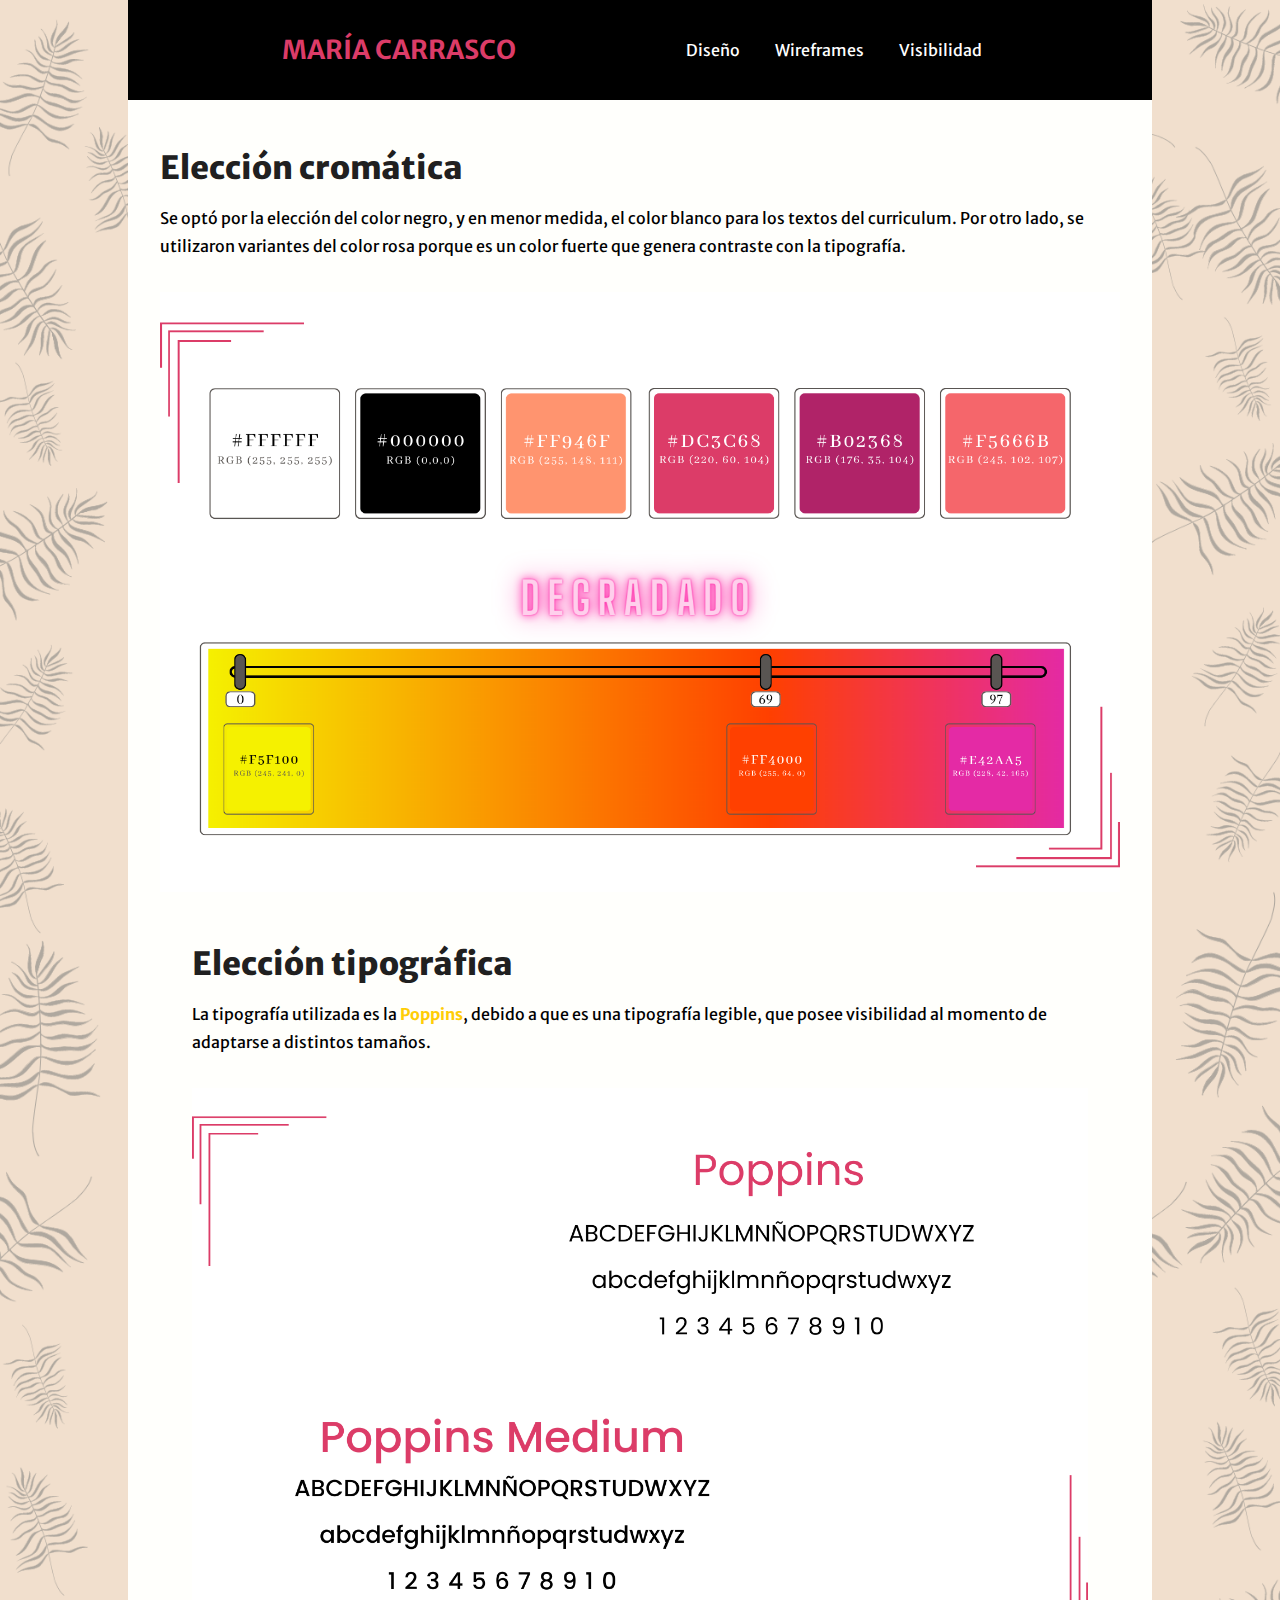
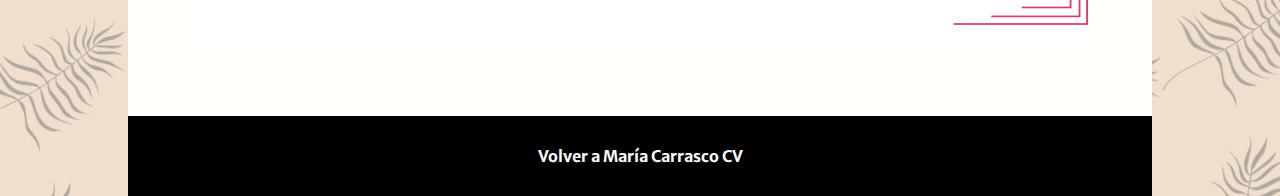
<file: microcv.html>
<!DOCTYPE html>
<html lang="en">

<head>
    <meta charset="UTF-8">
    <meta http-equiv="X-UA-Compatible" content="IE=edge">
    <meta name="viewport" content="width=device-width, initial-scale=1.0">
    <link rel="stylesheet" href="estilosmicrocv.css">
    <title>Micrositio CV María Carrasco</title>
</head>

<body>

    <div class="container">
        <header>
            <nav>
                <div class="logo">
                    <a href="index.html"><h2>MARÍA CARRASCO </h2></a>
                </div>
                <ul>
                    <li><a href="microcv.html">Diseño</a></li>
                    <li><a href="wirecv.html">Wireframes</a></li>
                    <li><a href="visicv.html">Visibilidad</a></li>
                </ul>
                <a href="#" class="mobile">&#9776;</a>
            </nav>
        </header>
        <main>
            <div class="blog-post">
                <div class="meta">
                    <h1> Elección cromática</h1>
                </div>
                <div class="colores">
                    <P>Se optó por la elección del color negro, y en menor medida, el color blanco para los textos del curriculum. Por otro lado, se utilizaron variantes del color rosa porque es un color fuerte que genera contraste con la tipografía.</P>
                </div>
                <div class="post">
                    <img src="img/colorcv.png" alt="">
                </div>
            <div class="blog-post">
                <div class="meta">
                    <h1> Elección tipográfica</h1>
                </div>
                <div class="tipo1">
                    <P>La tipografía utilizada es la <strong><span>Poppins</span></strong>, debido a que es una tipografía legible, que posee visibilidad al momento de adaptarse a distintos tamaños.</P>
                </div>
                <div class="post">
                    <img src="img/tipocv.png" alt="">
                </div>
        </main>
        <footer>
            <a href="index.html"><h4>Volver a María Carrasco CV</h4></a> 
        </footer>

    </div>
<script src="app.js"></script>
</body>

</html>
</file>
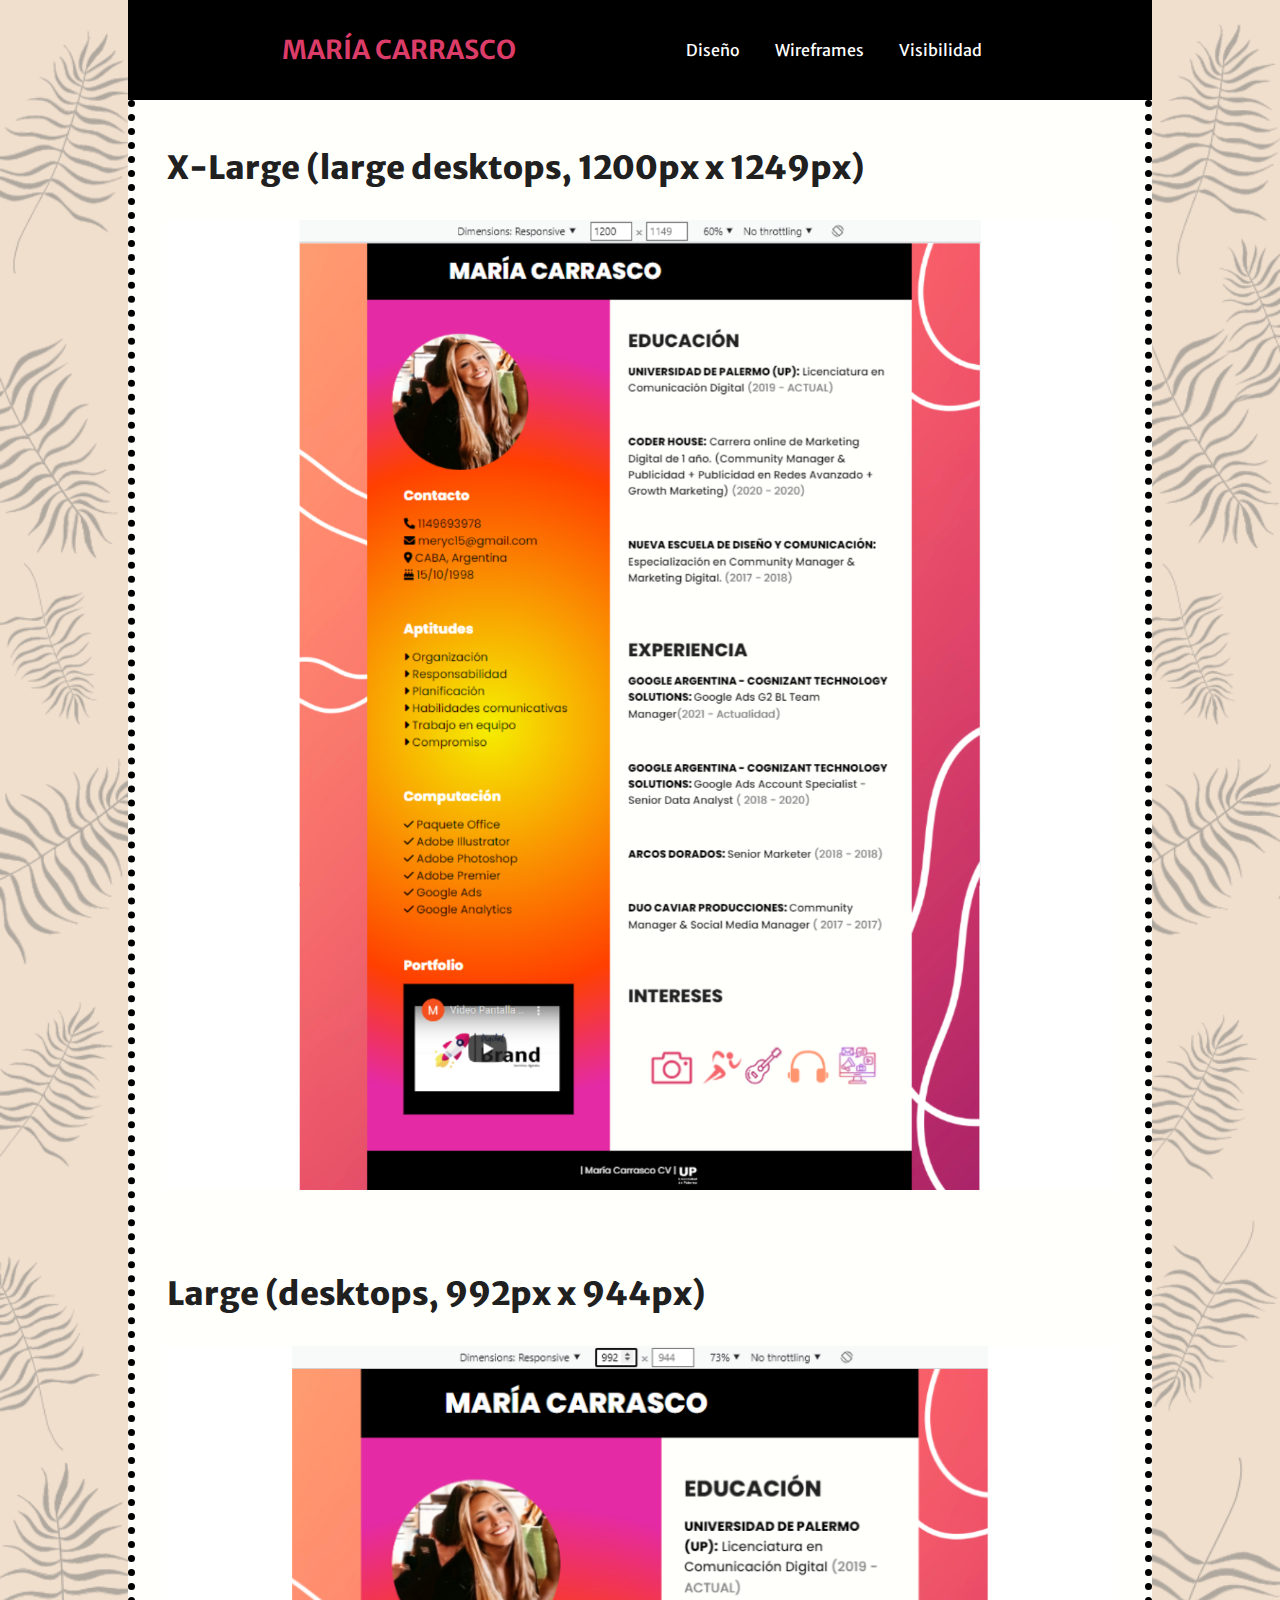
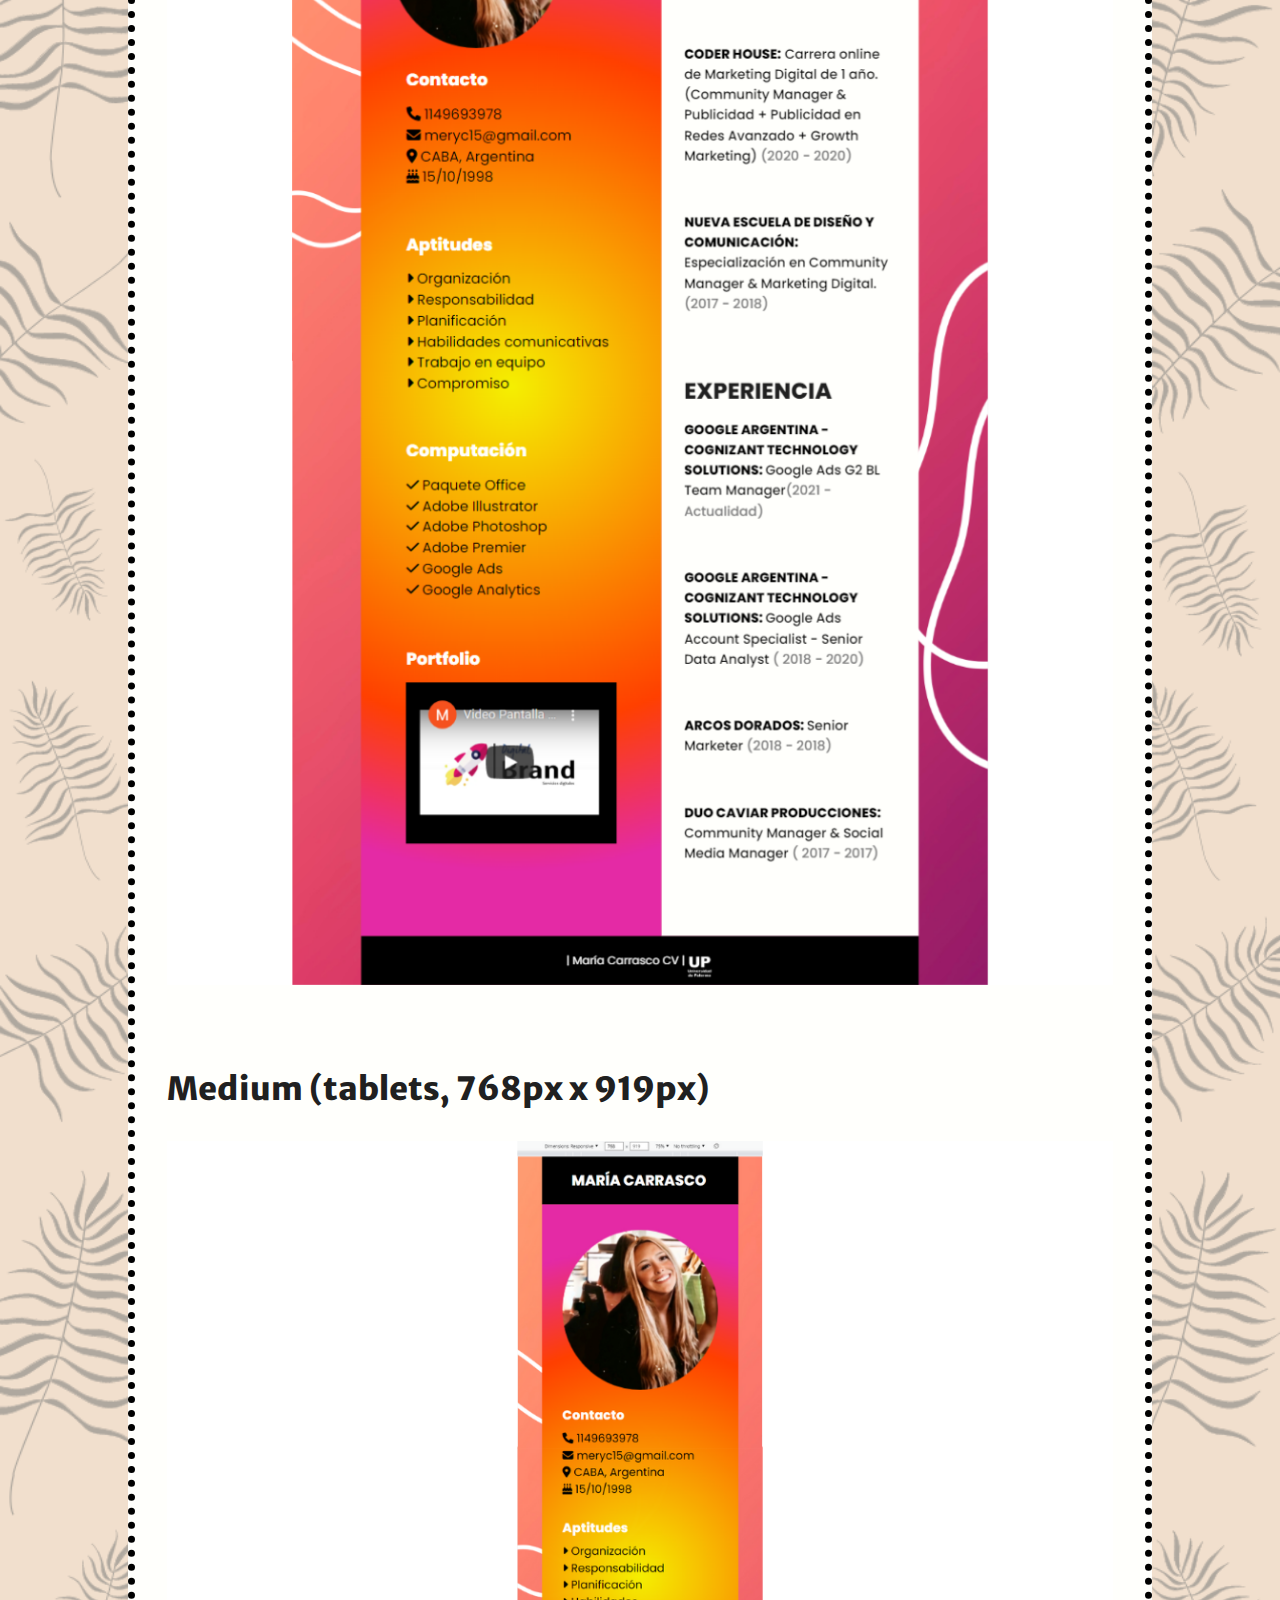
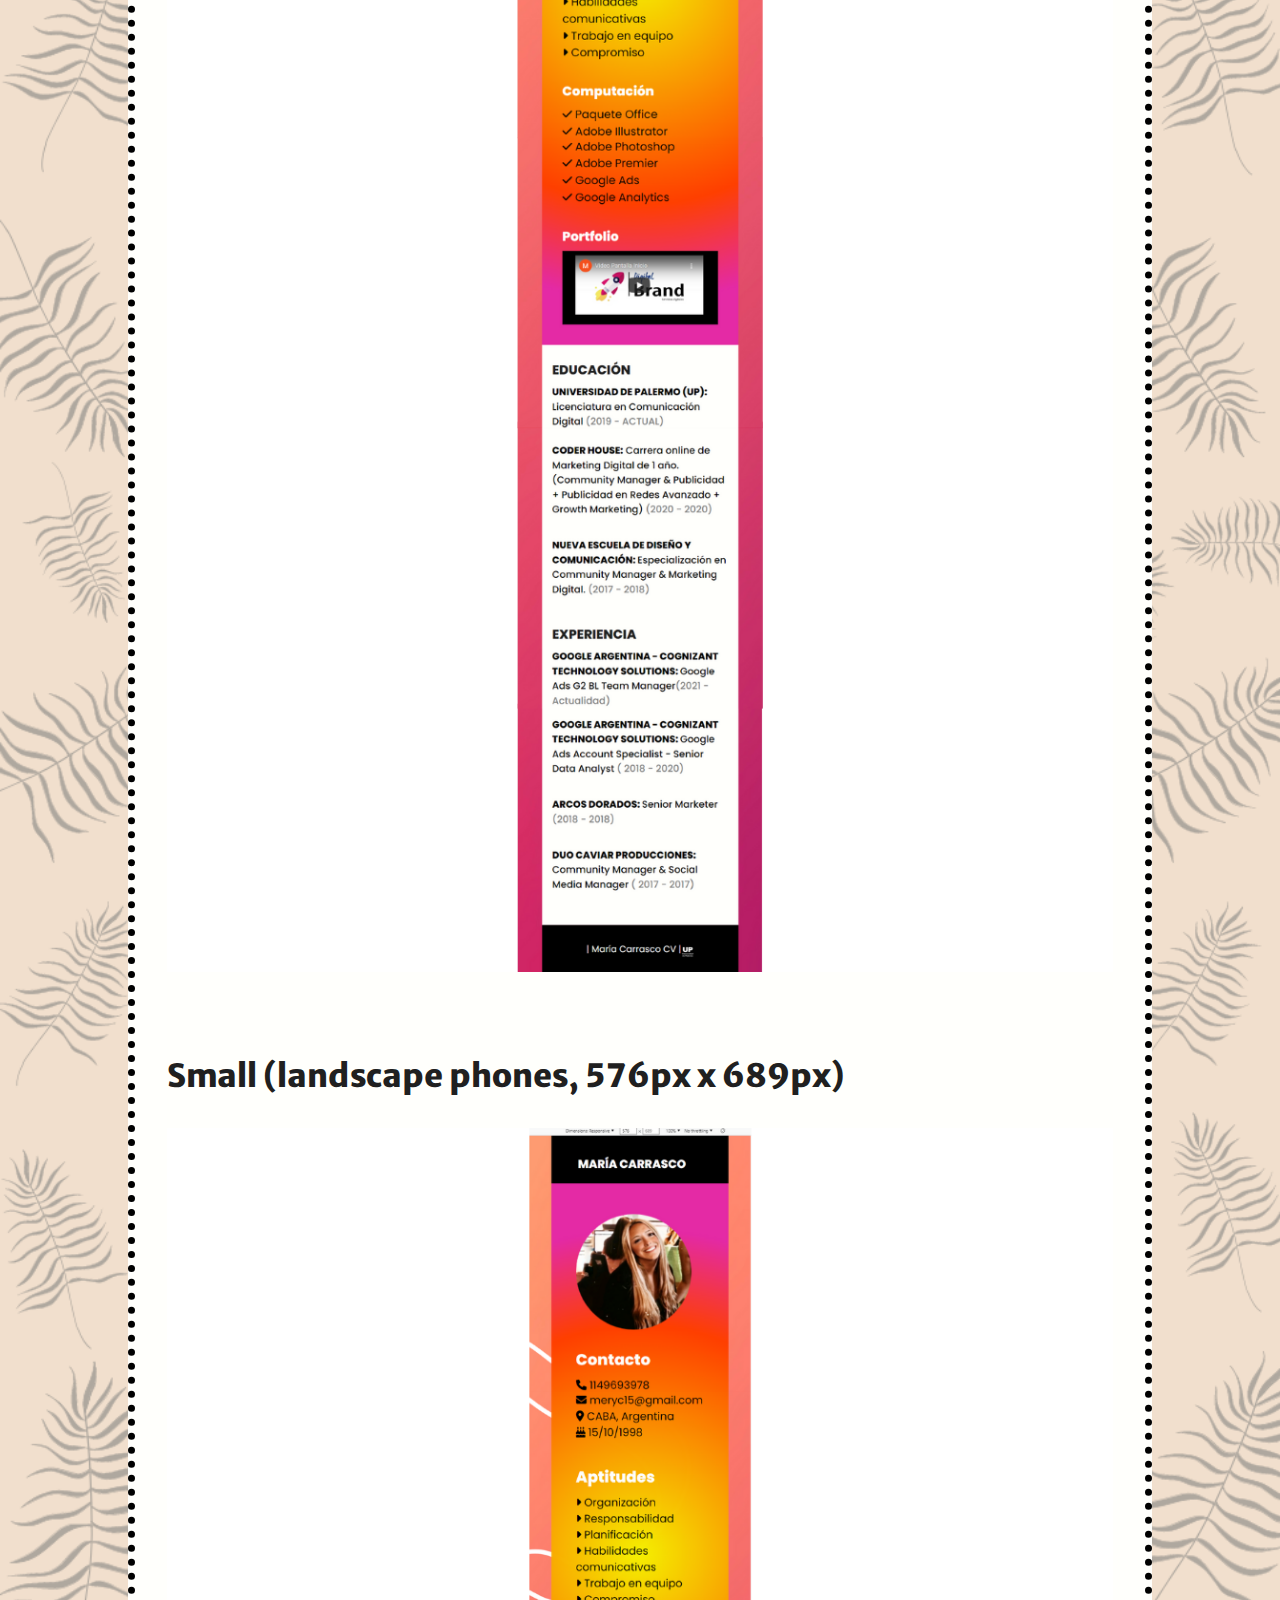
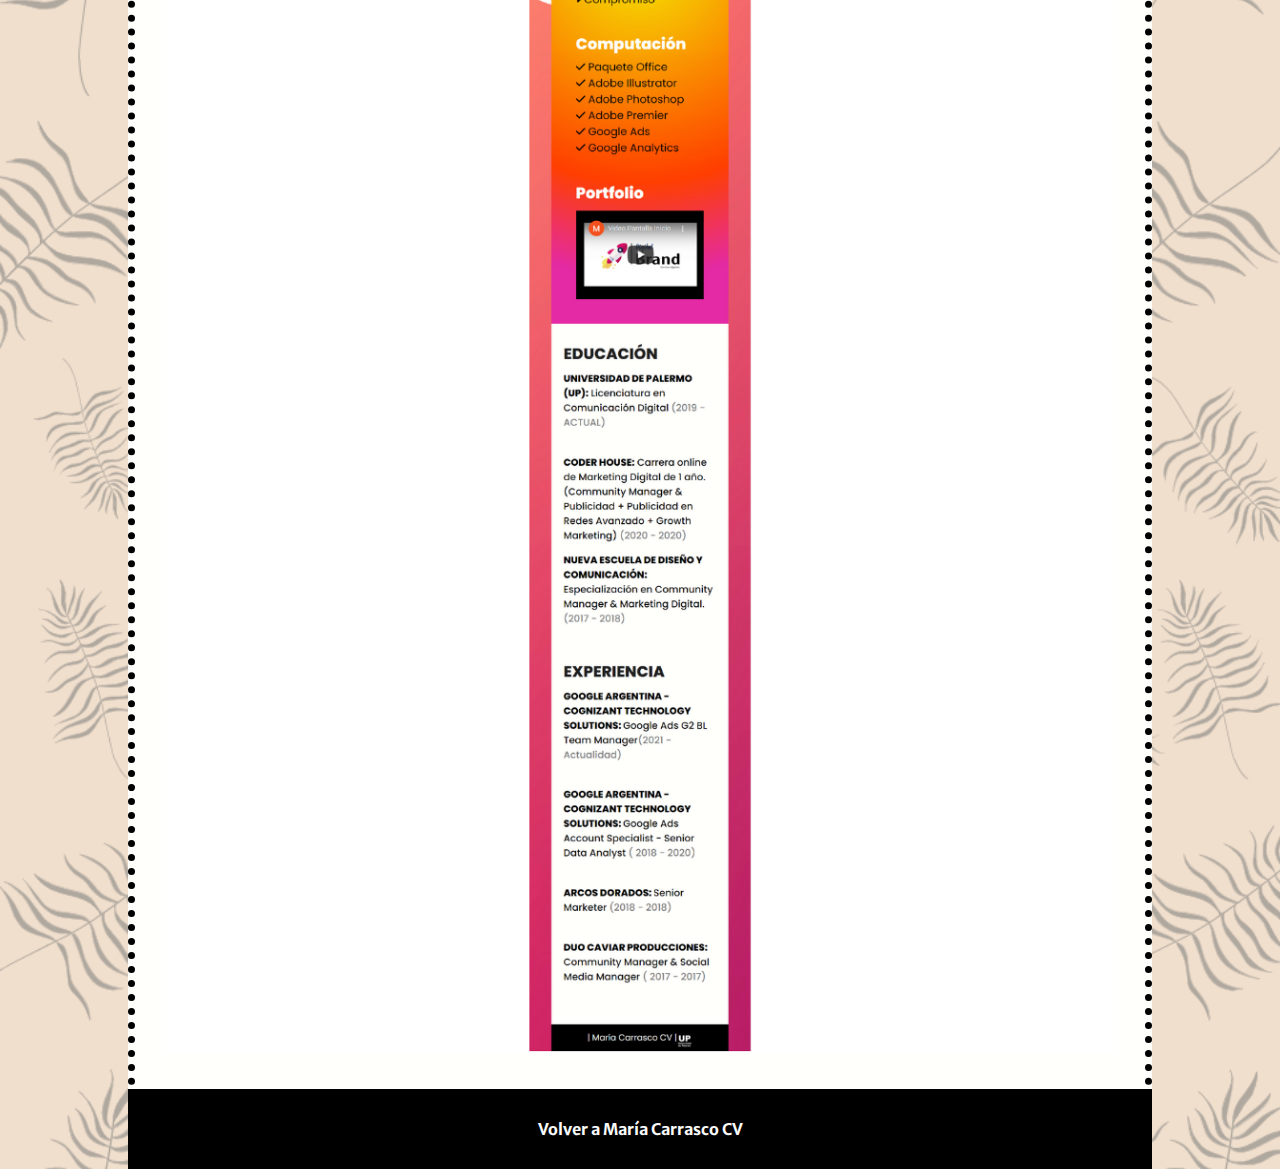
<file: visicv.html>
<!DOCTYPE html>
<html lang="en">

<head>
    <meta charset="UTF-8">
    <meta http-equiv="X-UA-Compatible" content="IE=edge">
    <meta name="viewport" content="width=device-width, initial-scale=1.0">
    <link rel="stylesheet" href="estilosvisibilidadcv.css">
    <title>Impresión de visibilidad CV</title>
</head>

<body>

    <div class="container">
        <header>
            <nav>
                <div class="logo">
                    <a href="index.html"><h2>MARÍA CARRASCO</h2></a>
                </div>
                <ul>
                    <li><a href="microcv.html">Diseño</a></li>
                    <li><a href="wirecv.html">Wireframes</a></li>
                    <li><a href="visicv.html">Visibilidad</a></li>
                </ul>
                <a href="#" class="mobile">&#9776;</a>
            </nav>
        </header>
        <main>
            <div class="blog-post">
                <div class="meta">
                    <h1> X-Large  (large desktops, 1200px x 1249px)</h1>
                </div>
                <div class="post">
                    <img src="img/visicv.png" alt="">
                </div>
            </div>

            <div class="blog-post">
                <div class="meta">
                    <h1> Large  (desktops, 992px x 944px)</h1>
                </div>
                <div class="post">
                    <img src="img/visi2cv.png" alt="">
                </div>
            </div>

            <div class="blog-post">
                <div class="meta">
                    <h1> Medium  (tablets, 768px x 919px)</h1>
                </div>
                <div class="post">
                    <img src="img/visi3cv.png" alt="">
                </div>
            </div>

             <div class="blog-post">
                <div class="meta">
                    <h1> Small (landscape phones, 576px x 689px)</h1>
                </div>
                <div class="post">
                    <img src="img/visicv4.png" alt="">
                </div>
            </div>

        </main>
        <footer>
            <a href="index.html"><h4>Volver a María Carrasco CV </h4></a> 
        </footer>

    </div>
<script src="app.js"></script>
</body>

</html>
</file>
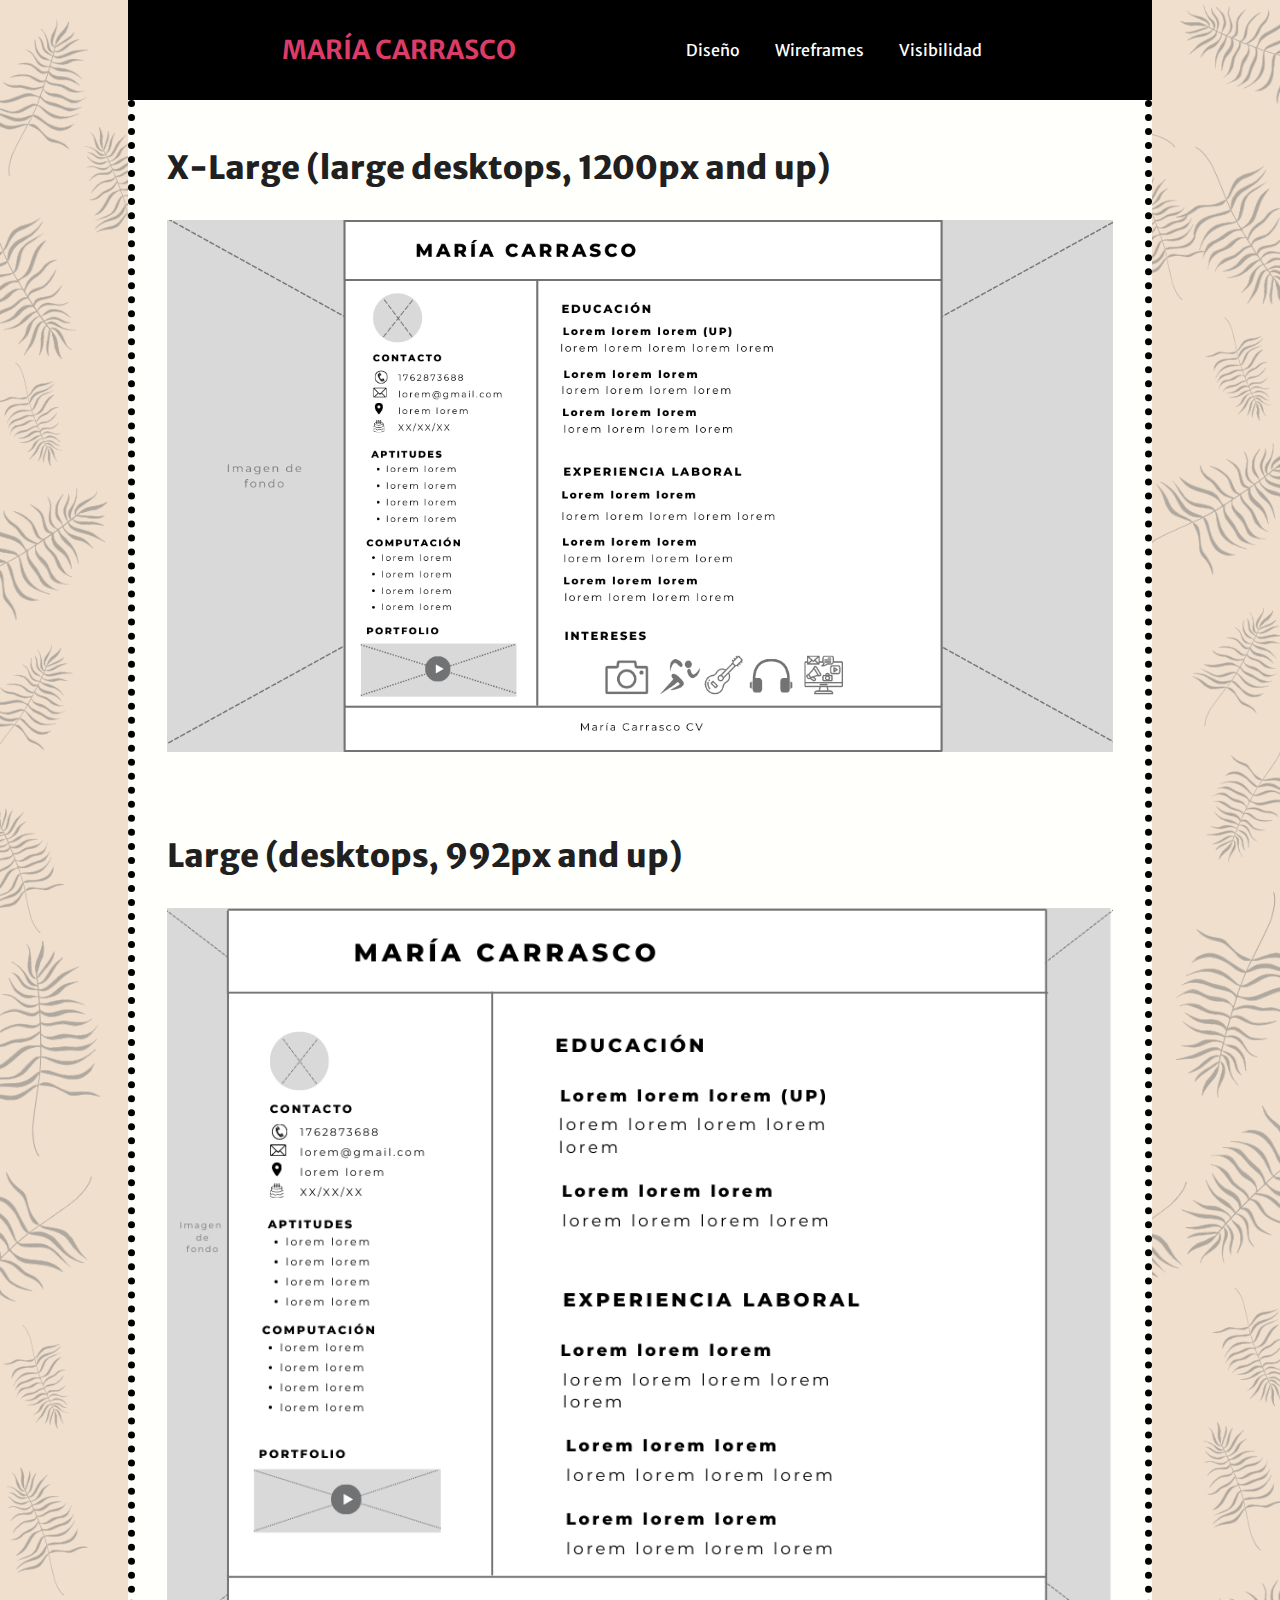
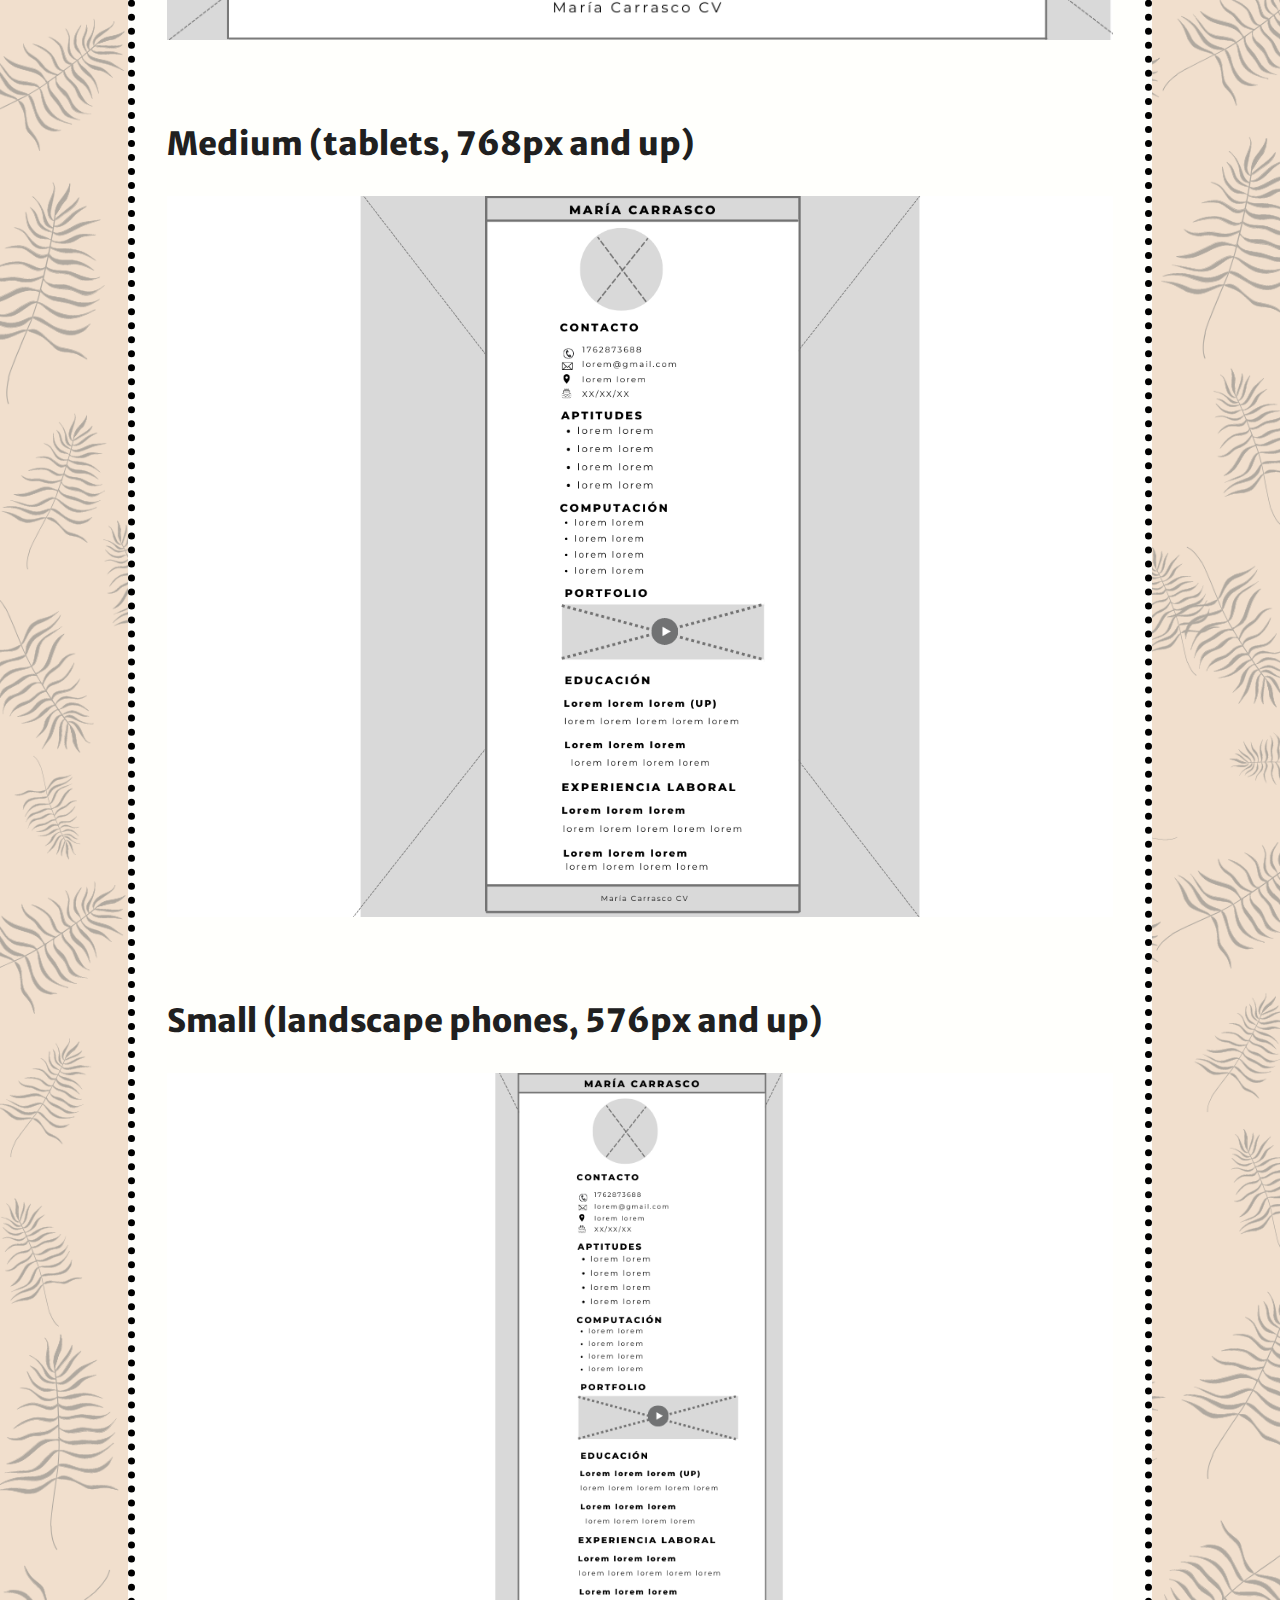
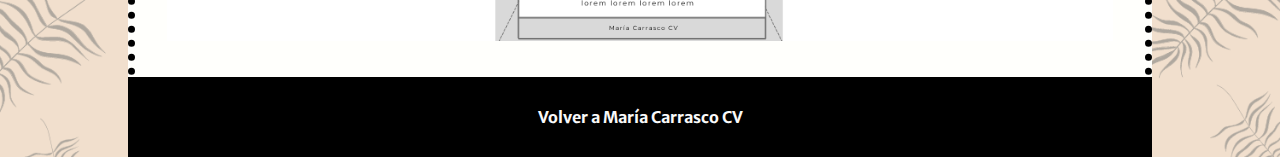
<file: wirecv.html>
<!DOCTYPE html>
<html lang="en">

<head>
    <meta charset="UTF-8">
    <meta http-equiv="X-UA-Compatible" content="IE=edge">
    <meta name="viewport" content="width=device-width, initial-scale=1.0">
    <link rel="stylesheet" href="estiloswirecv.css">
    <title>Wireframe CV</title>
</head>

<body>

    <div class="container">
        <header>
            <nav>
                <div class="logo">
                    <a href="index.html"><h2>MARÍA CARRASCO</h2></a>
                </div>
                <ul>
                    <li><a href="microcv.html">Diseño</a></li>
                    <li><a href="wirecv.html">Wireframes</a></li>
                    <li><a href="visicv.html">Visibilidad</a></li>
                </ul>
                <a href="#" class="mobile">&#9776;</a>
            </nav>
        </header>
        <main>
            <div class="blog-post">
                <div class="meta">
                    <h1> X-Large  (large desktops, 1200px and up)</h1>
                </div>
                <div class="post">
                    <img src="img/wirecv1.png" alt="">
                </div>
            </div>

            <div class="blog-post">
                <div class="meta">
                    <h1> Large  (desktops, 992px and up)</h1>
                </div>
                <div class="post">
                    <img src="img/wirecv2.png" alt="">
                </div>
            </div>

            <div class="blog-post">
                <div class="meta">
                    <h1> Medium  (tablets, 768px and up)</h1>
                </div>
                <div class="post">
                    <img src="img/wirecv3.png" alt="">
                </div>
            </div>

             <div class="blog-post">
                <div class="meta">
                    <h1> Small (landscape phones, 576px and up)</h1>
                </div>
                <div class="post">
                    <img src="img/wirecv4.png" alt="">
                </div>
            </div>

        </main>
        <footer>
            <a href="index.html"><h4>Volver a María Carrasco CV</h4></a> 
        </footer>

    </div>
<script src="app.js"></script>
</body>

</html>
</file>
<file: estilosmicrocv.css>
@import url('https://fonts.googleapis.com/css2?family=Merriweather+Sans:wght@300&display=swap');
@import url('https://fonts.googleapis.com/css2?family=Merriweather+Sans:wght@700&display=swap');


* {
    margin: 0;
    padding: 0;
    box-sizing: border-box;
}

body {
    font-family: 'Merriweather Sans', sans-serif;
    background: url(img/fondocv.png);
    background-size: cover;

}

ul {
    list-style-type: none;
}

a {
    text-decoration: none;
    color: #f9f9f9;
}

p {
    margin: 16px 0;
    line-height: 1.75;
    font-weight: 400;
}

span { 
        color: #FFCD05;
}


h1 {
    color: #fffffc;
    margin: 16px 0;
    font-weight: 800;
}

h3 {
    margin: 8px 0;
    font-weight: 500;
}


img {
    max-width: 100%;
    height: auto;
    margin-top: 16px;
}

.container {
    display: grid;
    grid-template-columns: repeat(3, 1fr);
    grid-template-rows: 100px auto 80px;
    width: 80%;
    margin: 0 auto;
}

header {
     grid-column-start: span 3;
     background: black;
 }

.logo h2{
    color: #DC3C68;
    font-size: 26px;
}


span { 
        color: #FFCD05;
}


/* Blog */
.blog-post h1 {
    color: #202020;
}

.blog-post a {
    color: dodgerblue;
}

.blog-post {
    padding: 32px;
}

main {
    background-color: #fffffc;
    grid-column-start: span 3;
}

footer {
    background-color: black;
    color: white;
    grid-column-start: span 3;
    text-align: center;
    display: flex;
    align-items: center;
    justify-content: center;

}


/* Barra de navegación */
header {
    line-height: 100px;
}

nav {
    display: flex;
    align-items: center;
    justify-content: space-between;
    width: 70%;
    margin: 0 auto;

}

nav ul li {
    display: inline;
    padding: 0 16px;
}

nav ul li a {
    color: white;
}

.mobile {
    display: none;
}
.show {
    display: block;
}

@media (max-width:768px) {
    nav{
        position: relative;
    }
    nav ul {
        display: none;
        width: 100%;
        background-color: grey;
        position: absolute;
        top:100px;
        height:40vh;
        text-align: center;
    }
    nav ul li{
        display: block;
    }
    nav ul li a{
        color:#fffffc;
    }

    a.mobile {
        color: #202020;
        font-size: 32px;
        display: block;
    }

    
}


@media (max-width:576px) {
    .container {
        grid-template-columns: 1fr;
        grid-template-rows: 100px auto auto auto;
    }

    header,
    aside,
    main,
    footer {
        grid-column-start: span 4;
    }
}


@media (max-width:768px) {
    .container {
        grid-template-columns: 1fr;
        grid-template-rows: 100px auto auto auto;
    }

    header,
    aside,
    main,
    footer {
        grid-column-start: span 4;
    }
}
</file>
<file: estilosvisibilidadcv.css>
@import url('https://fonts.googleapis.com/css2?family=Merriweather+Sans:wght@300&display=swap');
@import url('https://fonts.googleapis.com/css2?family=Merriweather+Sans:wght@700&display=swap');


* {
    margin: 0;
    padding: 0;
    box-sizing: border-box;
}

body {
    font-family: 'Merriweather Sans', sans-serif;
    background: url(img/fondocv.png);
    background-size: cover;

}

ul {
    list-style-type: none;
}

a {
    text-decoration: none;
    color: #f9f9f9;
}

h1 {
    color: #fffffc;
    margin: 16px 0;
    font-weight: 800;
}

h3 {
    margin: 8px 0;
    font-weight: 500;
}


img {
    max-width: 100%;
    height: auto;
    margin-top: 16px;
}

.container {
    display: grid;
    grid-template-columns: repeat(3, 1fr);
    grid-template-rows: 100px auto 80px;
    width: 80%;
    margin: 0 auto;
}

header {
    background: black;
    grid-column-start: span 3;

}

.logo h2{
    color: #DC3C68;
    font-size: 26px;
}


span { 
        color: #FFCD05;
}


.blog-post h1 {
    color: #202020;
}

.blog-post a {
    color: dodgerblue;
}

.blog-post {
    padding: 32px;
}

main {
    background-color: #fffffc;
    grid-column-start: span 3;
    border-left: 7px dotted black;
    border-right: 7px dotted black;

}

footer {
    background-color: black;
    color: white;
    grid-column-start: span 3;
    text-align: center;
    display: flex;
    align-items: center;
    justify-content: center;

}


header {
    line-height: 100px;
}


nav {
    display: flex;
    align-items: center;
    justify-content: space-between;
    width: 70%;
    margin: 0 auto;

}

nav ul li {
    display: inline;
    padding: 0 16px;
}

nav ul li a {
    color: white;
}

.mobile {
    display: none;
}
.show {
    display: block;
}

@media (max-width:768px) {
    nav{
        position: relative;
    }
    nav ul {
        display: none;
        width: 100%;
        background-color: grey;
        position: absolute;
        top:100px;
        height:40vh;
        text-align: center;
    }
    nav ul li{
        display: block;
    }
    nav ul li a{
        color:#fffffc;
    }

    a.mobile {
        color: #202020;
        font-size: 32px;
        display: block;
    }

    
}


@media (max-width:576px) {
    .container {
        grid-template-columns: 1fr;
        grid-template-rows: 100px auto auto auto;
    }

    header,
    aside,
    main,
    footer {
        grid-column-start: span 4;
    }
}


@media (max-width:768px) {
    .container {
        grid-template-columns: 1fr;
        grid-template-rows: 100px auto auto auto;
    }

    header,
    aside,
    main,
    footer {
        grid-column-start: span 4;
    }
}
</file>
<file: estiloswirecv.css>
@import url('https://fonts.googleapis.com/css2?family=Merriweather+Sans:wght@300&display=swap');
@import url('https://fonts.googleapis.com/css2?family=Merriweather+Sans:wght@700&display=swap');


* {
    margin: 0;
    padding: 0;
    box-sizing: border-box;
}

body {
    font-family: 'Merriweather Sans', sans-serif;
    background: url(img/fondocv.png);
    background-size: cover;

}

ul {
    list-style-type: none;
}

a {
    text-decoration: none;
    color: #f9f9f9;
}

h1 {
    color: #fffffc;
    margin: 16px 0;
    font-weight: 800;
}

h3 {
    margin: 8px 0;
    font-weight: 500;
}


img {
    max-width: 100%;
    height: auto;
    margin-top: 16px;
}

.container {
    display: grid;
    grid-template-columns: repeat(3, 1fr);
    grid-template-rows: 100px auto 80px;
    width: 80%;
    margin: 0 auto;
}

header {
     grid-column-start: span 3;
     background: black;
 }

.logo h2{
    color: #DC3C68;
    font-size: 26px;
}


span { 
        color: #FFCD05;
}


.blog-post h1 {
    color: #202020;
}

.blog-post a {
    color: dodgerblue;
}

.blog-post {
    padding: 32px;
}

main {
    background-color: #fffffc;
    grid-column-start: span 3;
    border-left: 7px dotted black;
    border-right: 7px dotted black;
}

footer {
    background-color: black;
    color: white;
    grid-column-start: span 3;
    text-align: center;
    display: flex;
    align-items: center;
    justify-content: center;
}



header {
    line-height: 100px;
}

nav {
    display: flex;
    align-items: center;
    justify-content: space-between;
    width: 70%;
    margin: 0 auto;

}

nav ul li {
    display: inline;
    padding: 0 16px;
}

nav ul li a {
    color: white;
}

.mobile {
    display: none;
}
.show {
    display: block;
}

@media (max-width:768px) {
    nav{
        position: relative;
    }
    nav ul {
        display: none;
        width: 100%;
        background-color: grey;
        position: absolute;
        top:100px;
        height:40vh;
        text-align: center;
    }
    nav ul li{
        display: block;
    }
    nav ul li a{
        color:#fffffc;
    }

    a.mobile {
        color: #202020;
        font-size: 32px;
        display: block;
    }

    
}


@media (max-width:576px) {
    .container {
        grid-template-columns: 1fr;
        grid-template-rows: 100px auto auto auto;
    }

    header,
    aside,
    main,
    footer {
        grid-column-start: span 4;
    }
}


@media (max-width:768px) {
    .container {
        grid-template-columns: 1fr;
        grid-template-rows: 100px auto auto auto;
    }

    header,
    aside,
    main,
    footer {
        grid-column-start: span 4;
    }
}
</file>
